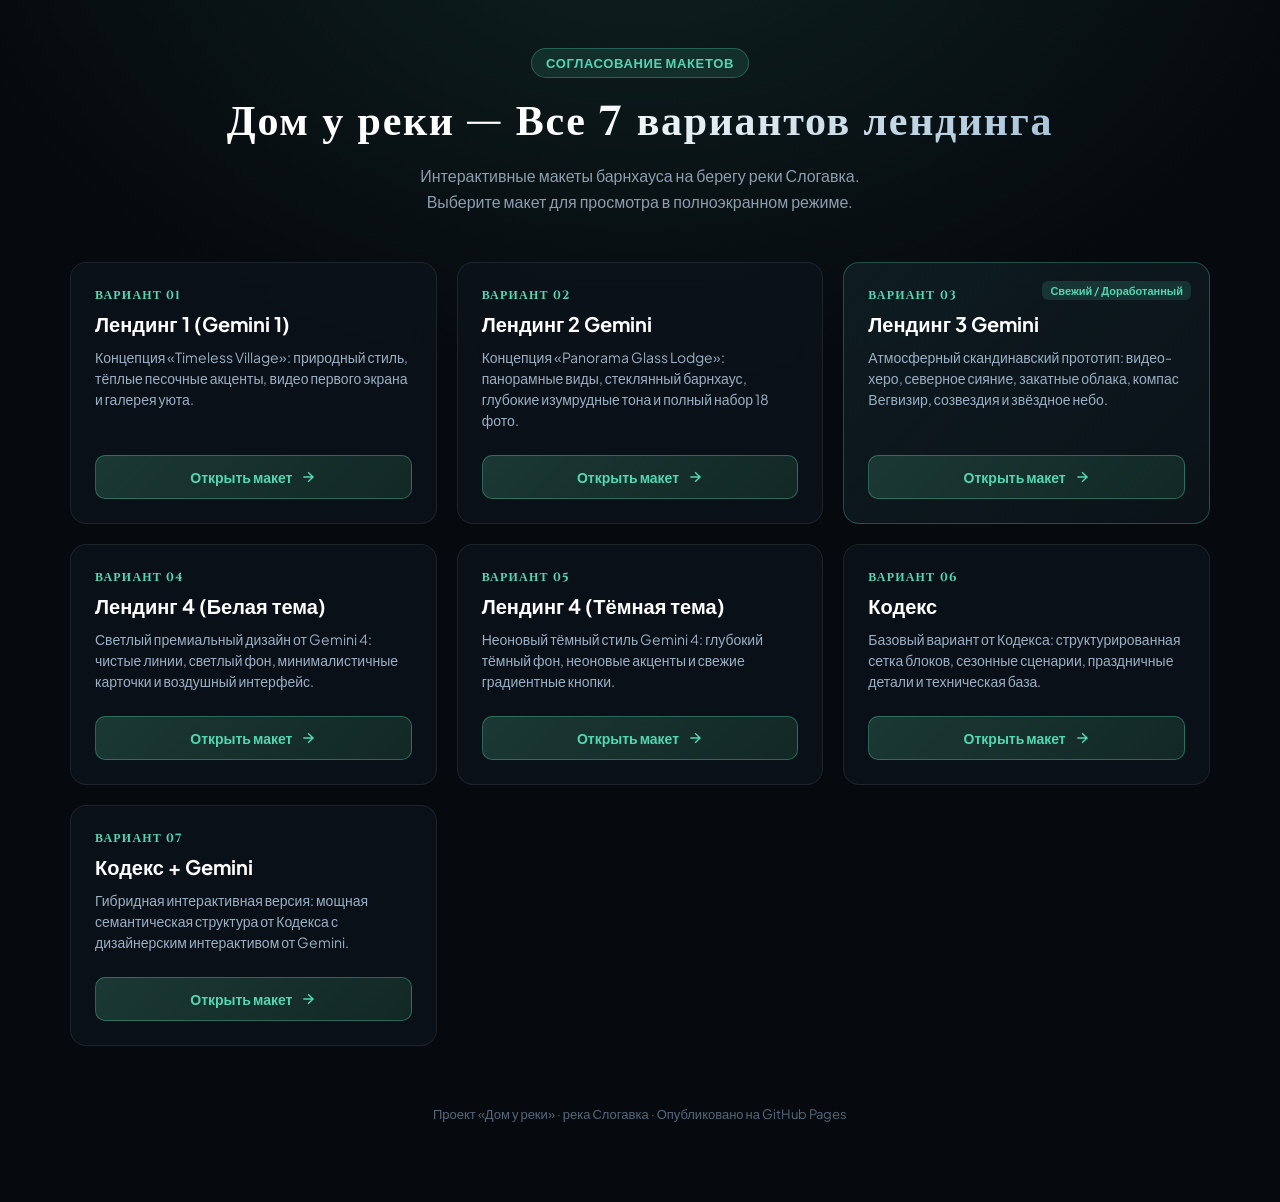
<file: index.html>
<!DOCTYPE html>
<html lang="ru">
<head>
  <meta charset="UTF-8">
  <meta name="viewport" content="width=device-width, initial-scale=1.0">
  <title>Дом у реки — Макеты лендингов для согласования</title>
  <link rel="preconnect" href="https://fonts.googleapis.com">
  <link rel="preconnect" href="https://fonts.gstatic.com" crossorigin>
  <link href="https://fonts.googleapis.com/css2?family=Cinzel:wght@500;700&family=Plus+Jakarta+Sans:wght@300;400;500;600;700&display=swap" rel="stylesheet">
  <style>
    * { box-sizing: border-box; margin: 0; padding: 0; }
    body {
      background: #06090e radial-gradient(ellipse 80% 60% at 50% -10%, rgba(30, 80, 70, 0.35), transparent 70%);
      color: #e5edf5;
      font-family: 'Plus Jakarta Sans', -apple-system, sans-serif;
      min-height: 100vh;
      padding: 48px 24px 80px;
      display: flex;
      flex-direction: column;
      align-items: center;
    }
    .header {
      max-width: 860px;
      text-align: center;
      margin-bottom: 48px;
    }
    .badge {
      display: inline-block;
      padding: 6px 14px;
      border-radius: 999px;
      background: rgba(84, 214, 178, 0.12);
      border: 1px solid rgba(84, 214, 178, 0.3);
      color: #54d6b2;
      font-size: 13px;
      font-weight: 600;
      letter-spacing: 0.05em;
      text-transform: uppercase;
      margin-bottom: 16px;
    }
    h1 {
      font-family: 'Cinzel', serif;
      font-size: clamp(28px, 4vw, 42px);
      font-weight: 700;
      letter-spacing: 0.04em;
      margin-bottom: 12px;
      background: linear-gradient(135deg, #ffffff 40%, #a5c2d8);
      -webkit-background-clip: text;
      -webkit-text-fill-color: transparent;
    }
    .subtitle {
      font-size: 16px;
      color: #8c9dae;
      line-height: 1.6;
    }
    .grid {
      display: grid;
      grid-template-columns: repeat(auto-fill, minmax(340px, 1fr));
      gap: 20px;
      max-width: 1140px;
      width: 100%;
    }
    .card {
      background: rgba(14, 20, 29, 0.7);
      border: 1px solid rgba(255, 255, 255, 0.08);
      border-radius: 16px;
      padding: 24px;
      display: flex;
      flex-direction: column;
      justify-content: space-between;
      backdrop-filter: blur(16px);
      transition: all 0.25s ease;
      position: relative;
      overflow: hidden;
    }
    .card:hover {
      transform: translateY(-4px);
      border-color: rgba(84, 214, 178, 0.4);
      box-shadow: 0 16px 40px rgba(0, 0, 0, 0.5), 0 0 24px rgba(84, 214, 178, 0.1);
    }
    .card-num {
      font-family: 'Cinzel', serif;
      font-size: 12px;
      font-weight: 700;
      color: #54d6b2;
      letter-spacing: 0.1em;
      text-transform: uppercase;
      margin-bottom: 8px;
    }
    .card-title {
      font-size: 20px;
      font-weight: 700;
      color: #ffffff;
      margin-bottom: 10px;
      line-height: 1.3;
    }
    .card-desc {
      font-size: 14px;
      color: #9ab0c4;
      line-height: 1.5;
      margin-bottom: 24px;
      flex-grow: 1;
    }
    .card-btn {
      display: inline-flex;
      align-items: center;
      justify-content: center;
      gap: 8px;
      padding: 12px 20px;
      border-radius: 10px;
      background: linear-gradient(135deg, #1b3834, #122825);
      border: 1px solid rgba(84, 214, 178, 0.35);
      color: #54d6b2;
      font-size: 14px;
      font-weight: 600;
      text-decoration: none;
      transition: all 0.2s ease;
    }
    .card-btn:hover {
      background: #54d6b2;
      color: #06110f;
      border-color: #54d6b2;
      box-shadow: 0 4px 16px rgba(84, 214, 178, 0.3);
    }
    .card-btn svg { width: 16px; height: 16px; fill: currentColor; }
    .featured {
      border-color: rgba(84, 214, 178, 0.3);
      background: linear-gradient(135deg, rgba(16, 32, 38, 0.8), rgba(12, 22, 28, 0.8));
    }
    .tag {
      position: absolute;
      top: 18px;
      right: 18px;
      font-size: 11px;
      padding: 3px 8px;
      border-radius: 6px;
      background: rgba(84, 214, 178, 0.15);
      color: #54d6b2;
      font-weight: 600;
    }
    footer {
      margin-top: 60px;
      font-size: 13px;
      color: #54687a;
      text-align: center;
    }
  </style>
</head>
<body>
  <div class="header">
    <div class="badge">Согласование макетов</div>
    <h1>Дом у реки — Все 7 вариантов лендинга</h1>
    <p class="subtitle">Интерактивные макеты барнхауса на берегу реки Слогавка.<br>Выберите макет для просмотра в полноэкранном режиме.</p>
  </div>

  <div class="grid">
    <!-- 1. Лендинг 1 -->
    <div class="card">
      <div class="card-num">Вариант 01</div>
      <h2 class="card-title">Лендинг 1 (Gemini 1)</h2>
      <p class="card-desc">Концепция «Timeless Village»: природный стиль, тёплые песочные акценты, видео первого экрана и галерея уюта.</p>
      <a href="landing-1.html" class="card-btn" target="_blank">
        Открыть макет
        <svg viewBox="0 0 24 24"><path d="M5 13h11.86l-5.43 5.43 1.42 1.42L21.14 12l-8.29-7.85-1.42 1.42L16.86 11H5v2z"/></svg>
      </a>
    </div>

    <!-- 2. Лендинг 2 -->
    <div class="card">
      <div class="card-num">Вариант 02</div>
      <h2 class="card-title">Лендинг 2 Gemini</h2>
      <p class="card-desc">Концепция «Panorama Glass Lodge»: панорамные виды, стеклянный барнхаус, глубокие изумрудные тона и полный набор 18 фото.</p>
      <a href="landing-2.html" class="card-btn" target="_blank">
        Открыть макет
        <svg viewBox="0 0 24 24"><path d="M5 13h11.86l-5.43 5.43 1.42 1.42L21.14 12l-8.29-7.85-1.42 1.42L16.86 11H5v2z"/></svg>
      </a>
    </div>

    <!-- 3. Лендинг 3 (Финальный с сиянием) -->
    <div class="card featured">
      <div class="tag">Свежий / Доработанный</div>
      <div class="card-num">Вариант 03</div>
      <h2 class="card-title">Лендинг 3 Gemini</h2>
      <p class="card-desc">Атмосферный скандинавский прототип: видео-херо, северное сияние, закатные облака, компас Вегвизир, созвездия и звёздное небо.</p>
      <a href="landing-3.html" class="card-btn" target="_blank">
        Открыть макет
        <svg viewBox="0 0 24 24"><path d="M5 13h11.86l-5.43 5.43 1.42 1.42L21.14 12l-8.29-7.85-1.42 1.42L16.86 11H5v2z"/></svg>
      </a>
    </div>

    <!-- 4. Лендинг 4 — белая тема -->
    <div class="card">
      <div class="card-num">Вариант 04</div>
      <h2 class="card-title">Лендинг 4 (Белая тема)</h2>
      <p class="card-desc">Светлый премиальный дизайн от Gemini 4: чистые линии, светлый фон, минималистичные карточки и воздушный интерфейс.</p>
      <a href="landing-4-light.html" class="card-btn" target="_blank">
        Открыть макет
        <svg viewBox="0 0 24 24"><path d="M5 13h11.86l-5.43 5.43 1.42 1.42L21.14 12l-8.29-7.85-1.42 1.42L16.86 11H5v2z"/></svg>
      </a>
    </div>

    <!-- 5. Лендинг 4 — тёмная тема -->
    <div class="card">
      <div class="card-num">Вариант 05</div>
      <h2 class="card-title">Лендинг 4 (Тёмная тема)</h2>
      <p class="card-desc">Неоновый тёмный стиль Gemini 4: глубокий тёмный фон, неоновые акценты и свежие градиентные кнопки.</p>
      <a href="landing-4-dark.html" class="card-btn" target="_blank">
        Открыть макет
        <svg viewBox="0 0 24 24"><path d="M5 13h11.86l-5.43 5.43 1.42 1.42L21.14 12l-8.29-7.85-1.42 1.42L16.86 11H5v2z"/></svg>
      </a>
    </div>

    <!-- 6. Кодекс 1 -->
    <div class="card">
      <div class="card-num">Вариант 06</div>
      <h2 class="card-title">Кодекс</h2>
      <p class="card-desc">Базовый вариант от Кодекса: структурированная сетка блоков, сезонные сценарии, праздничные детали и техническая база.</p>
      <a href="landing-codex.html" class="card-btn" target="_blank">
        Открыть макет
        <svg viewBox="0 0 24 24"><path d="M5 13h11.86l-5.43 5.43 1.42 1.42L21.14 12l-8.29-7.85-1.42 1.42L16.86 11H5v2z"/></svg>
      </a>
    </div>

    <!-- 7. Кодекс + Gemini -->
    <div class="card">
      <div class="card-num">Вариант 07</div>
      <h2 class="card-title">Кодекс + Gemini</h2>
      <p class="card-desc">Гибридная интерактивная версия: мощная семантическая структура от Кодекса с дизайнерским интерактивом от Gemini.</p>
      <a href="landing-codex-gemini.html" class="card-btn" target="_blank">
        Открыть макет
        <svg viewBox="0 0 24 24"><path d="M5 13h11.86l-5.43 5.43 1.42 1.42L21.14 12l-8.29-7.85-1.42 1.42L16.86 11H5v2z"/></svg>
      </a>
    </div>
  </div>

  <footer>
    <p>Проект «Дом у реки» · река Слогавка · Опубликовано на GitHub Pages</p>
  </footer>
</body>
</html>
</file>
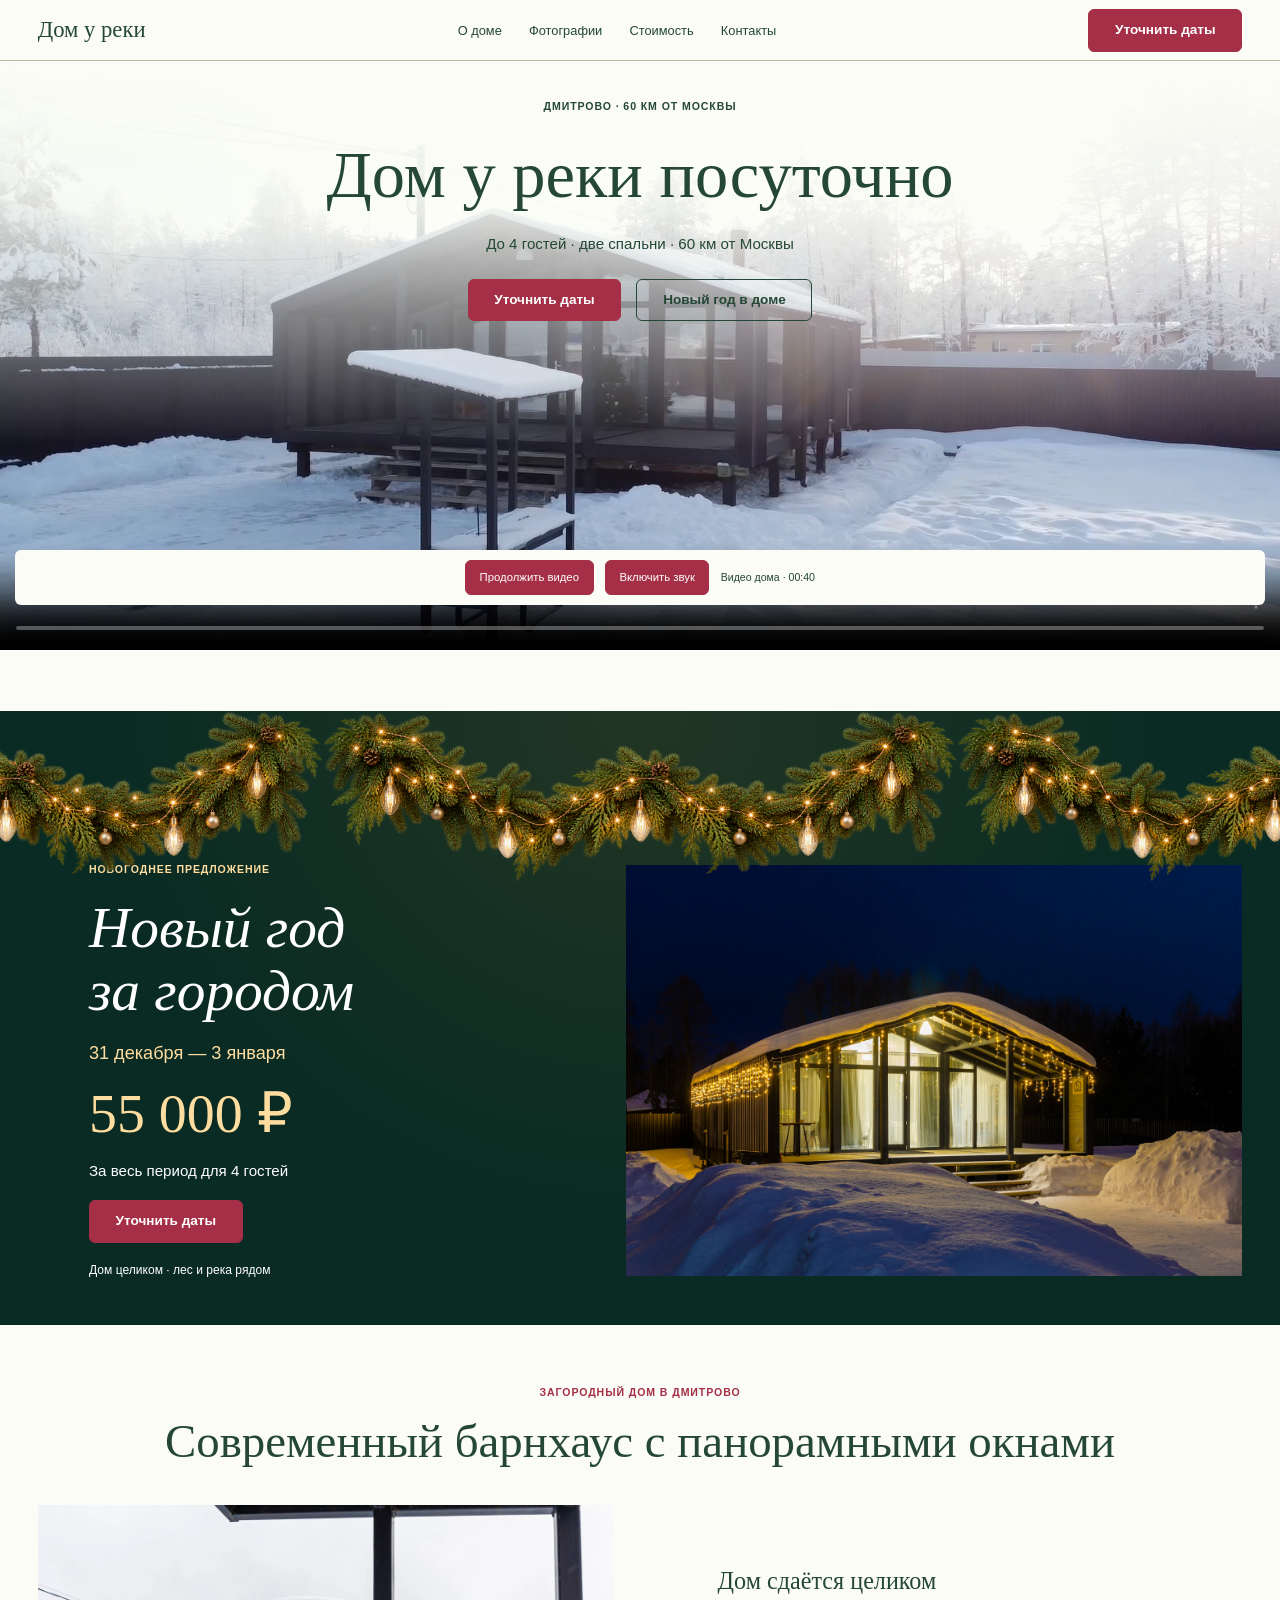
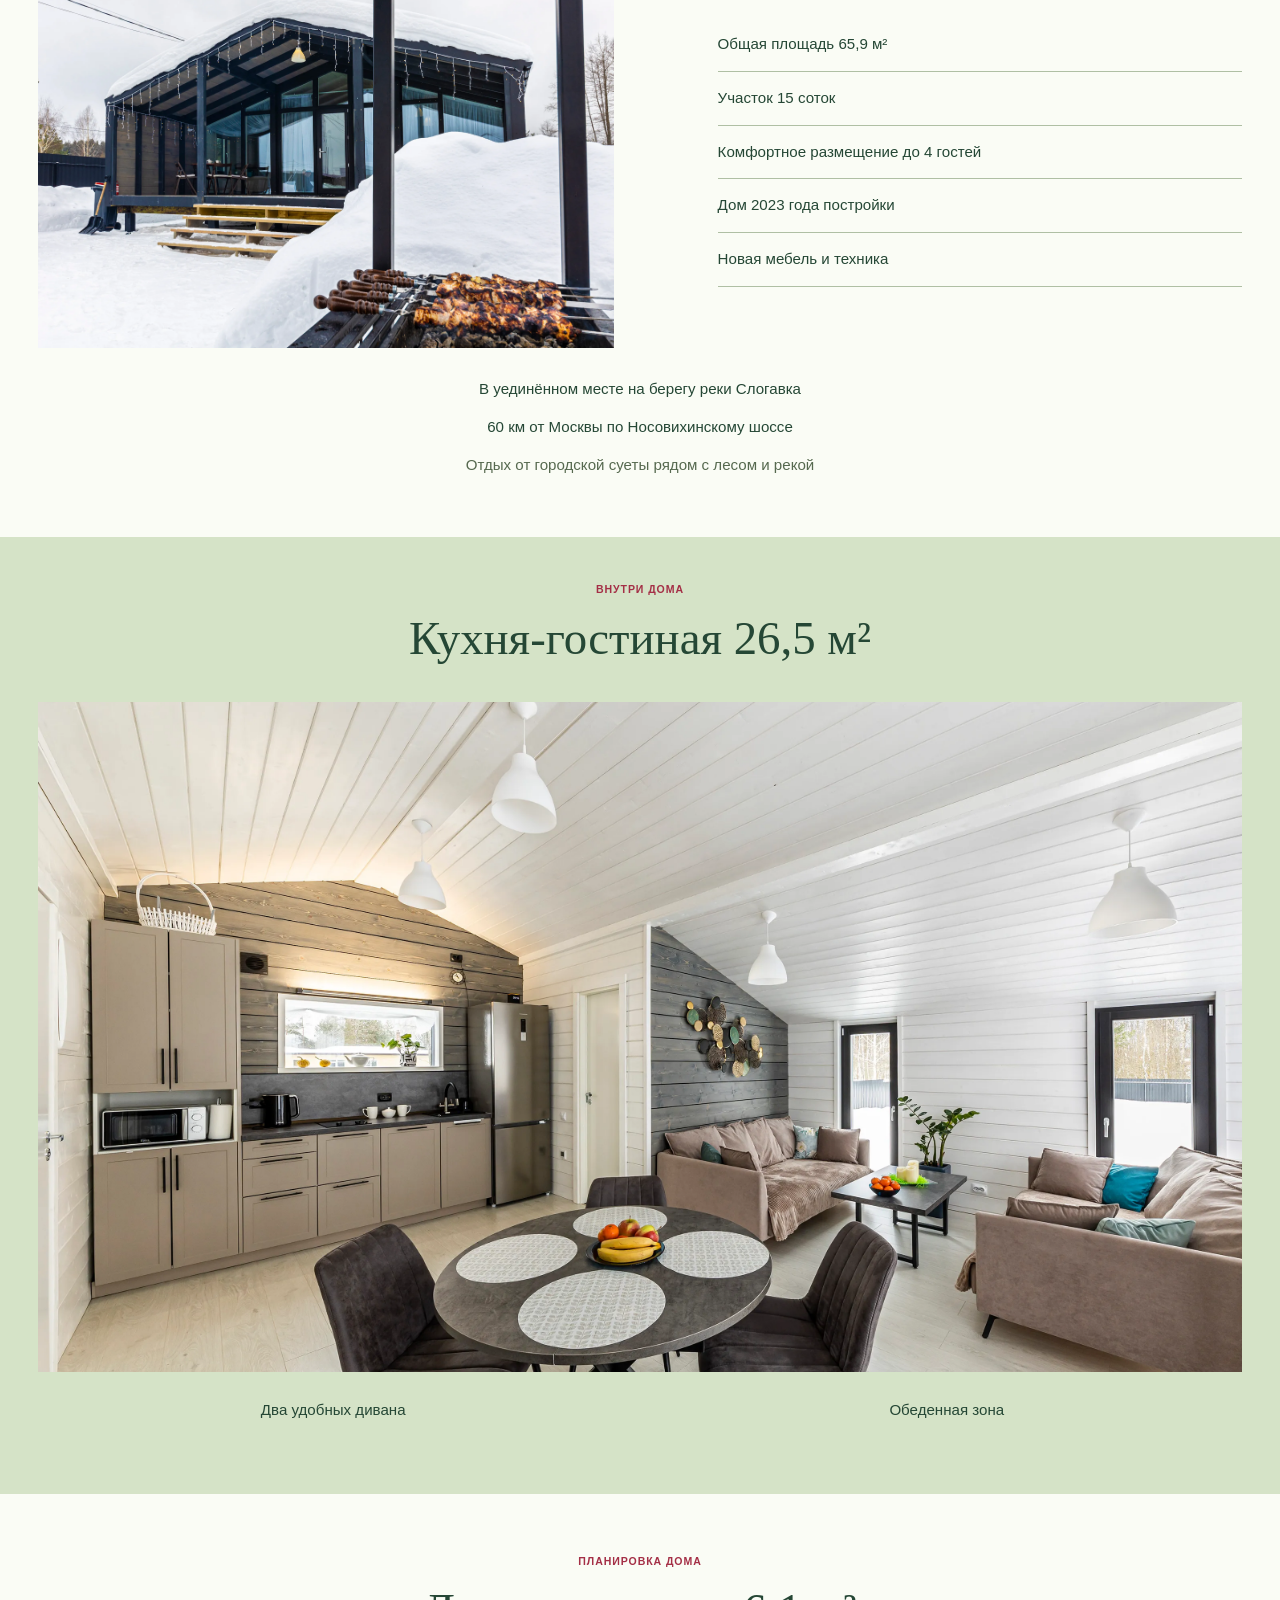
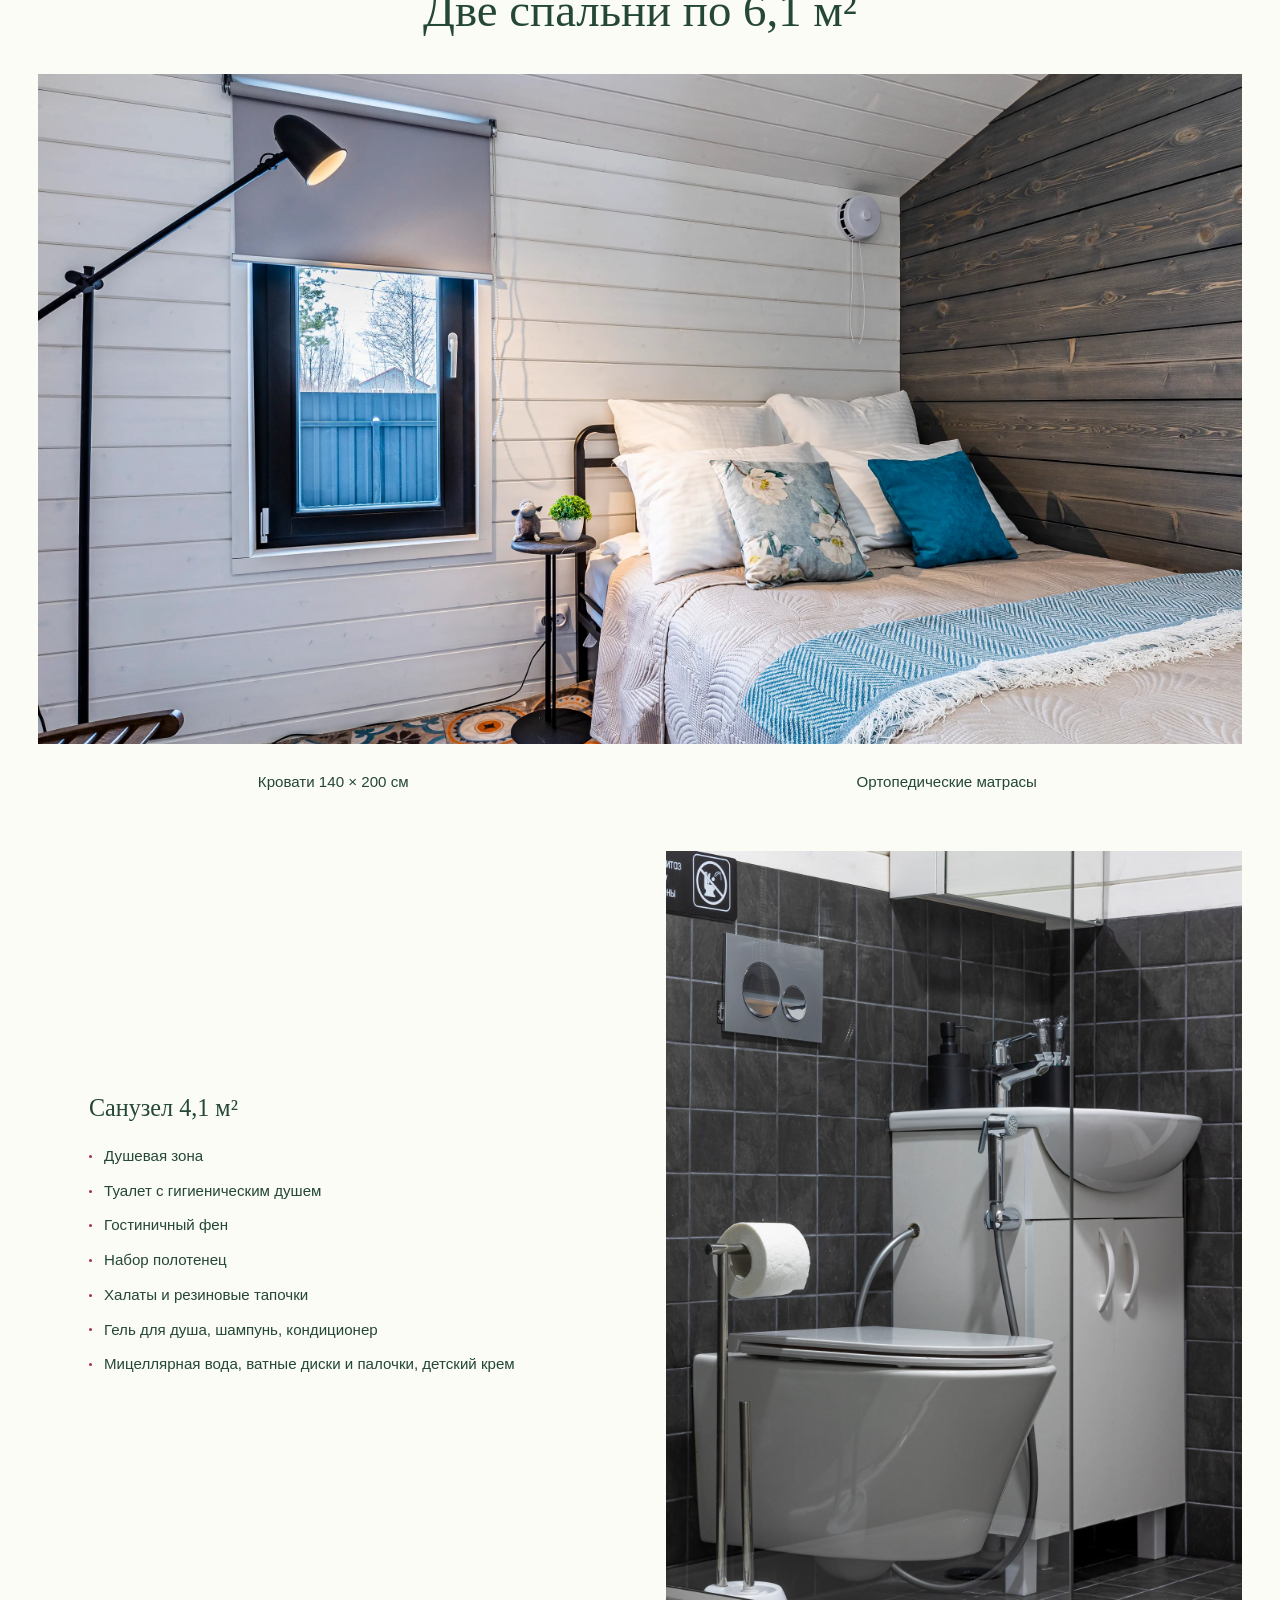
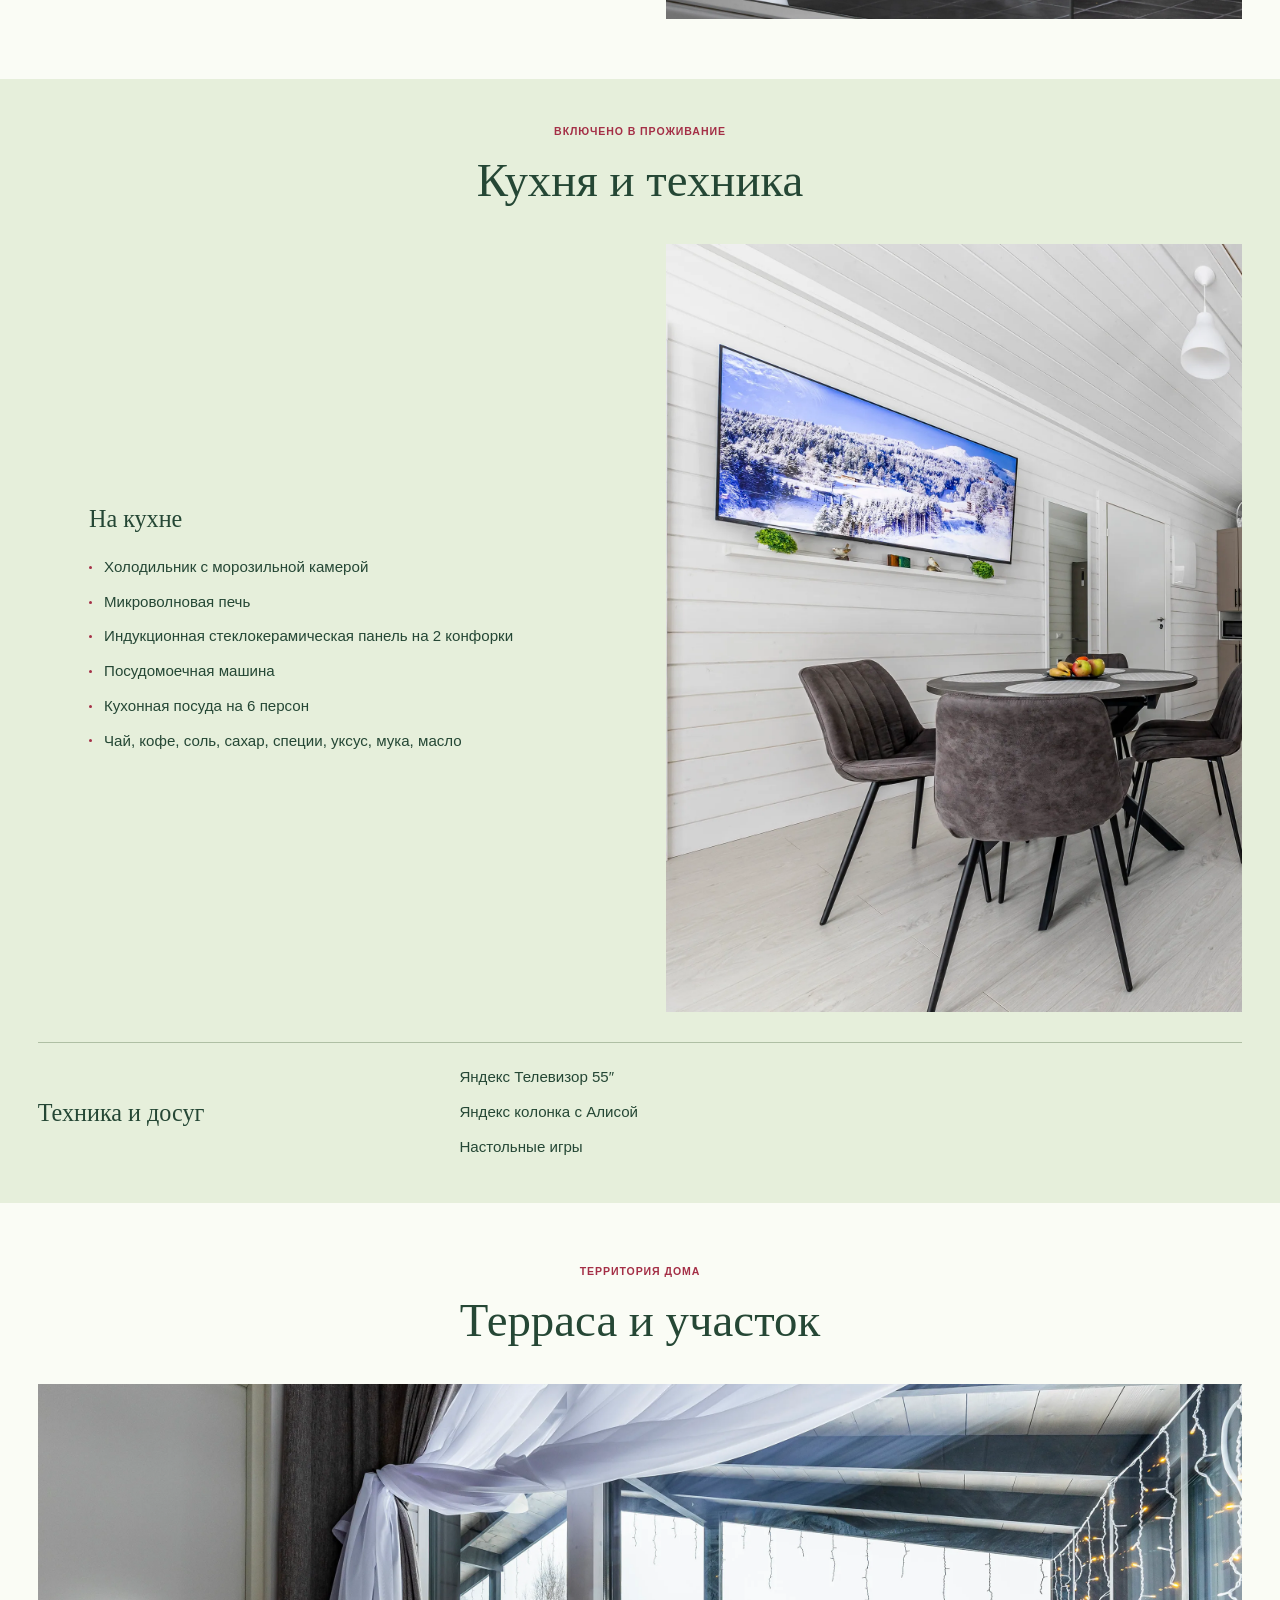
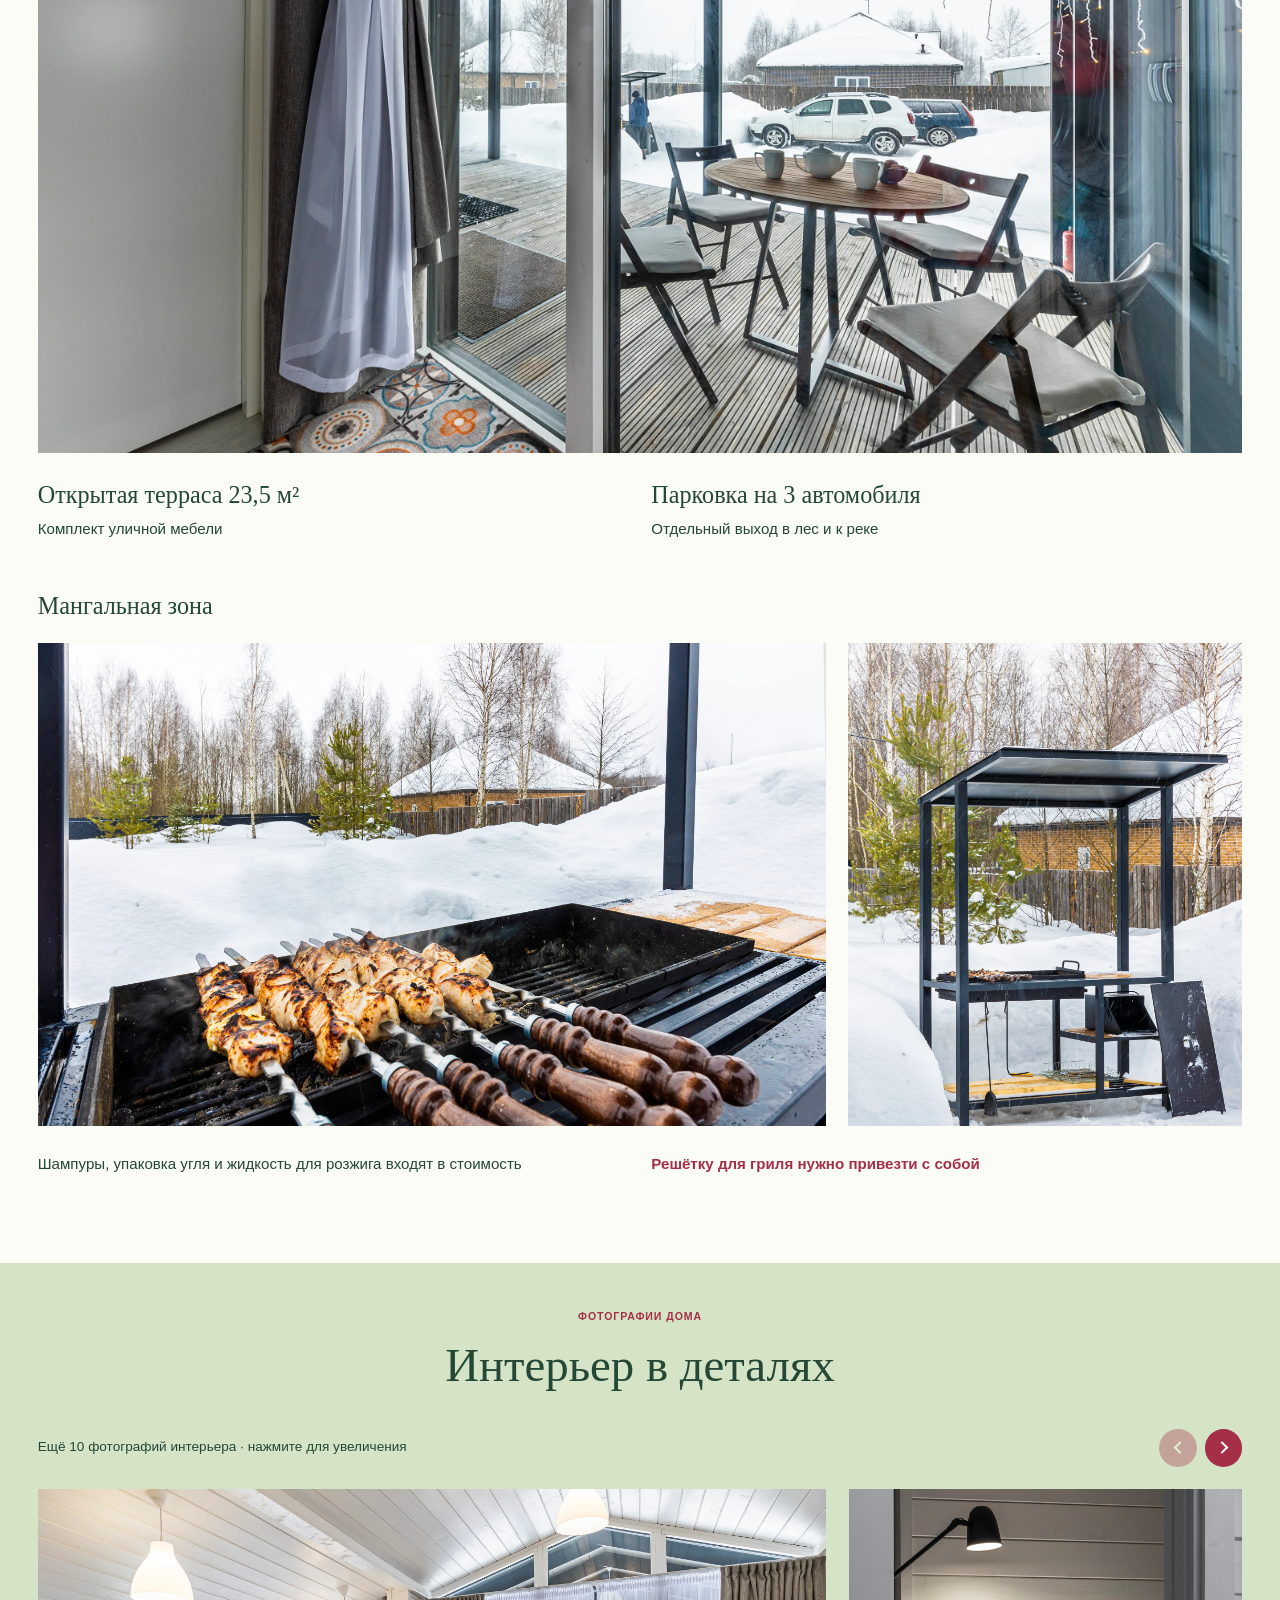
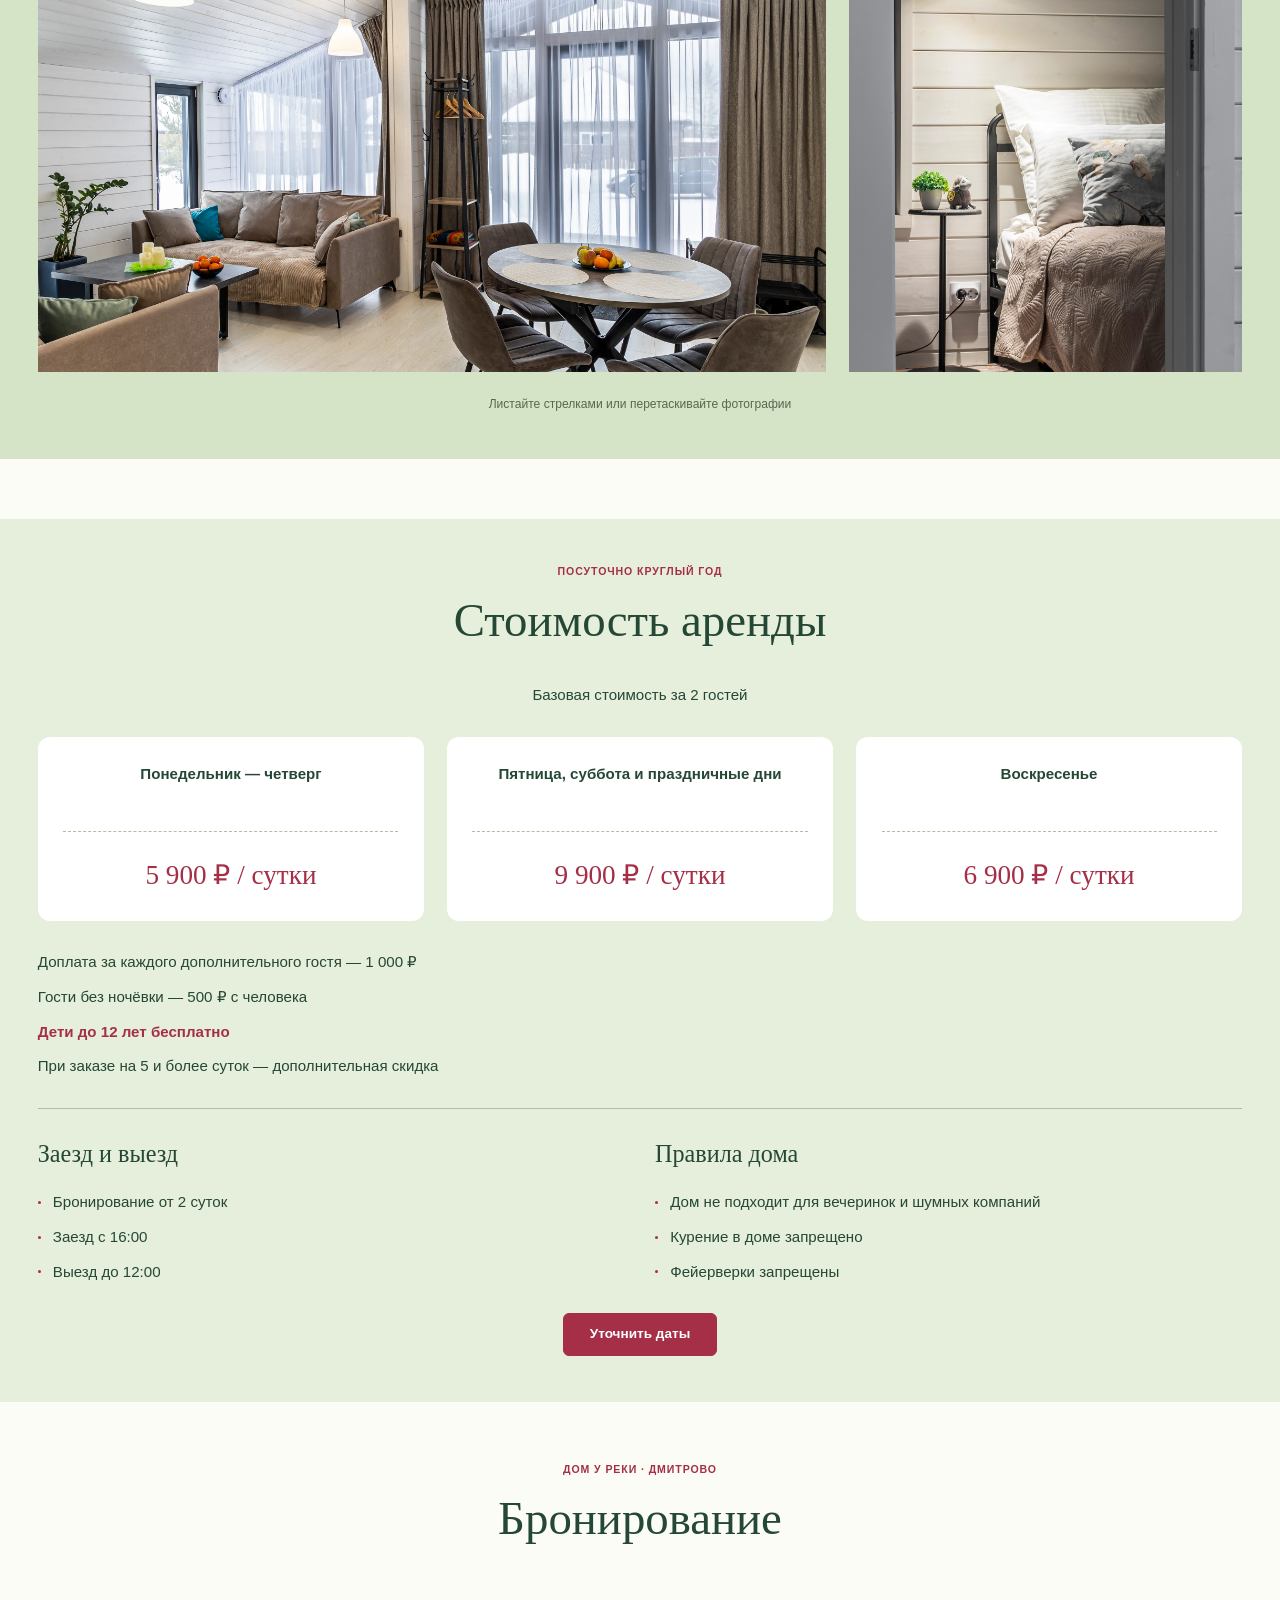
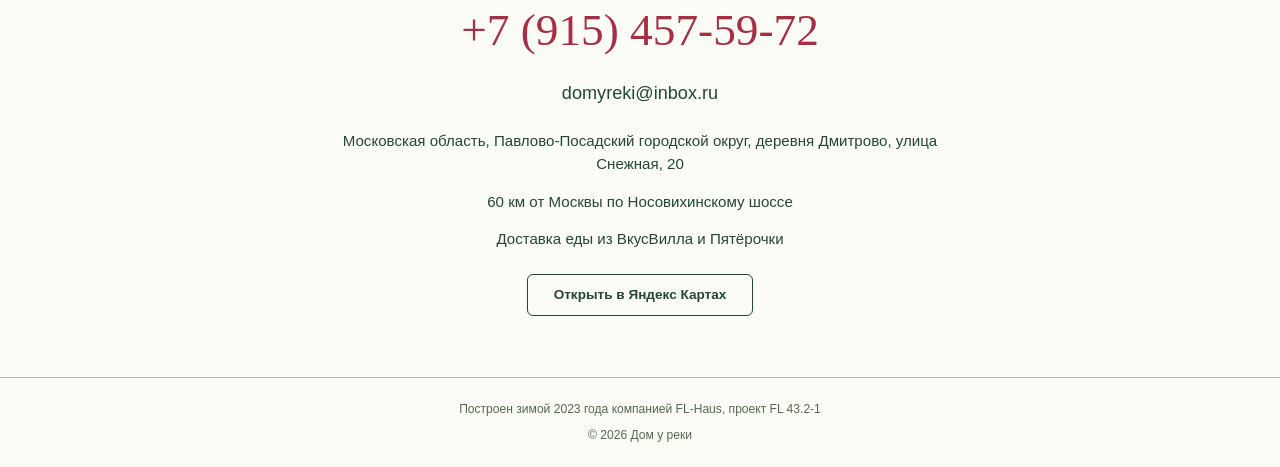
<file: landing-codex.html>
<!doctype html>
<html lang="ru">
<head>
 <meta charset="UTF-8">
 <meta name="viewport" content="width=device-width, initial-scale=1">
 <title>Дом у реки — аренда барнхауса посуточно в Дмитрово</title>
 <meta name="description" content="Загородный дом целиком на берегу Слогавки: две спальни, терраса, мангальная зона. До 4 гостей, 60 км от Москвы. Условия аренды и новогоднее предложение.">
 <meta name="robots" content="noindex, nofollow">
 <meta name="theme-color" content="#254735">
 <meta property="og:title" content="Дом у реки — отдых за городом">
 <meta property="og:description" content="Барнхаус с панорамными окнами в Дмитрово. Посуточно и на Новый год.">
 <meta property="og:site_name" content="Дом у реки">
 <meta property="og:locale" content="ru_RU">
 <meta property="og:type" content="website">
 <meta property="og:url" content="https://domyreki.ru/">
 <meta property="og:image" content="web/img/barnhaus-zimoj.webp">
 <meta property="og:image:width" content="3000">
 <meta property="og:image:height" content="2000">
 <link rel="stylesheet" href="web/main.css?v=6">
</head>
<body itemscope itemtype="https://schema.org/Organization">
 <link itemprop="url" href="https://domyreki.ru/">
 <header>
  <div class="max-width">
   <span class="brand" itemprop="name">Дом у реки</span>
   <!-- <a class="brand" href="index.html" title="Дом у реки">Дом у реки</a> -->
   <nav itemscope itemtype="https://schema.org/SiteNavigationElement" aria-label="Основное меню">
    <ul>
     <li><a itemprop="url" href="#idlink-house" title="О доме"><span itemprop="name">О доме</span></a></li>
     <li><a itemprop="url" href="#idlink-gallery" title="Фотографии"><span itemprop="name">Фотографии</span></a></li>
     <li><a itemprop="url" href="#idlink-rates" title="Стоимость"><span itemprop="name">Стоимость</span></a></li>
     <li><a itemprop="url" href="#idlink-contacts" title="Контакты"><span itemprop="name">Контакты</span></a></li>
    </ul>
   </nav>
   <a class="button" href="#idlink-contacts" title="Уточнить даты и стоимость аренды">Уточнить даты</a>
  </div>
 </header>
 <main>
  <section class="hero">
   <video data-video autoplay muted loop playsinline controls preload="metadata" poster="web/img/video-poster.webp" aria-label="Видеообзор дома и участка"><source src="hero-video.mp4" type="video/mp4">Ваш браузер не поддерживает видео</video>
   <div class="max-width">
    <p class="eyebrow">Дмитрово · 60 км от Москвы</p>
    <h1>Дом у реки посуточно</h1>
    <p>До 4 гостей · две спальни · 60 км от Москвы</p>
    <div class="actions"><a class="button" href="#idlink-contacts" title="Уточнить даты и стоимость аренды">Уточнить даты</a><a class="button outline" href="#idlink-new-year" title="Новогоднее предложение">Новый год в доме</a></div>
   </div>
   <div class="video-tools"><button type="button" data-video-toggle data-play="Продолжить видео" data-pause="Пауза">Пауза</button><button type="button" data-video-sound data-on="Выключить звук" data-off="Включить звук">Включить звук</button><span>Видео дома · 00:40</span></div>
  </section>

  <section id="idlink-new-year">
   <div class="max-width">
    <div class="invitation">
     <div>
      <p class="eyebrow">Новогоднее предложение</p>
      <h2>Новый год за городом</h2>
      <p class="dates" data-fact="ny_dates">31 декабря — 3 января</p>
      <p class="price" data-fact="ny_price">55 000 ₽</p>
      <p data-fact="ny_basis">За весь период для 4 гостей</p>
      <a class="button" href="#idlink-contacts" title="Уточнить даты и стоимость аренды">Уточнить даты</a>
      <p class="small">Дом целиком · лес и река рядом</p>
     </div>
     <a class="photo" href="web/img/dom-novyj-god.webp" title="Увеличить: дом зимой с вечерней подсветкой"><picture><!--
 <source srcset="web/img/dom-novyj-god.avif" type="image/avif">
 <source srcset="web/img/dom-novyj-god.webp" type="image/webp">
 --><img src="web/img/dom-novyj-god.webp" width="3000" height="2000" alt="Дом зимой с вечерней подсветкой" title="Дом зимой с вечерней подсветкой" loading="lazy" decoding="async"></picture></a>
    </div>
   </div>
  </section>

  <section id="idlink-house">
   <div class="max-width">
    <div class="section-head"><p class="eyebrow">Загородный дом в Дмитрово</p><p class="title">Современный барнхаус с панорамными окнами</p></div>
    <div class="spread">
     <a class="photo" href="web/img/barnhaus-zimoj.webp" title="Увеличить: барнхаус на участке зимой"><picture><!--
 <source srcset="web/img/barnhaus-zimoj.avif" type="image/avif">
 <source srcset="web/img/barnhaus-zimoj.webp" type="image/webp">
 --><img src="web/img/barnhaus-zimoj.webp" width="3000" height="2000" alt="Барнхаус на участке зимой" title="Барнхаус на участке зимой" loading="lazy" decoding="async"></picture></a>
     <div>
      <p class="subhead" data-fact="whole">Дом сдаётся целиком</p>
      <div class="facts"><p data-fact="area">Общая площадь 65,9 м²</p><p data-fact="land">Участок 15 соток</p><p data-fact="capacity">Комфортное размещение до 4 гостей</p><p data-fact="year">Дом 2023 года постройки</p><p data-fact="new">Новая мебель и техника</p></div>
     </div>
    </div>
    <div class="location"><p data-fact="location">В уединённом месте на берегу реки Слогавка</p><p data-fact="distance">60 км от Москвы по Носовихинскому шоссе</p><p data-fact="retreat">Отдых от городской суеты рядом с лесом и рекой</p></div>
   </div>
  </section>

  <section class="living">
   <div class="max-width">
    <div class="section-head"><p class="eyebrow">Внутри дома</p><p class="title">Кухня-гостиная 26,5 м²</p></div>
    <a class="photo" href="web/img/kuhnya-gostinaya.webp" title="Увеличить: кухня-гостиная с панорамными окнами"><picture><!--
 <source srcset="web/img/kuhnya-gostinaya.avif" type="image/avif">
 <source srcset="web/img/kuhnya-gostinaya.webp" type="image/webp">
 --><img src="web/img/kuhnya-gostinaya.webp" width="3000" height="2000" alt="Кухня-гостиная с панорамными окнами" title="Кухня-гостиная с панорамными окнами" loading="lazy" decoding="async"></picture></a>
    <div class="photo-notes"><p data-fact="sofas">Два удобных дивана</p><p data-fact="dining">Обеденная зона</p></div>
   </div>
  </section>

  <section class="rooms">
   <div class="max-width">
    <div class="section-head"><p class="eyebrow">Планировка дома</p><p class="title">Две спальни по 6,1 м²</p></div>
    <a class="photo" href="web/img/spalnya.webp" title="Увеличить: спальня с кроватью и ортопедическим матрасом"><picture><!--
 <source srcset="web/img/spalnya.avif" type="image/avif">
 <source srcset="web/img/spalnya.webp" type="image/webp">
 --><img src="web/img/spalnya.webp" width="3000" height="2000" alt="Спальня с кроватью и ортопедическим матрасом" title="Спальня с кроватью и ортопедическим матрасом" loading="lazy" decoding="async"></picture></a>
    <div class="photo-notes"><p data-fact="beds">Кровати 140 × 200 см</p><p data-fact="mattresses">Ортопедические матрасы</p></div>
    <div class="spread bathroom">
     <div><p class="subhead" data-fact="bath_area">Санузел 4,1 м²</p><ul><li data-fact="shower">Душевая зона</li><li data-fact="hygiene">Туалет с гигиеническим душем</li><li data-fact="dryer">Гостиничный фен</li><li data-fact="towels">Набор полотенец</li><li data-fact="robes">Халаты и резиновые тапочки</li><li data-fact="bath_products">Гель для душа, шампунь, кондиционер</li><li data-fact="care">Мицеллярная вода, ватные диски и палочки, детский крем</li></ul></div>
     <a class="photo" href="web/img/dushevaya.webp" title="Увеличить: санузел с душем"><picture><img src="web/img/dushevaya.webp" width="3000" height="4000" alt="Санузел с душем" title="Санузел с душем" loading="lazy" decoding="async"></picture></a>
    </div>
   </div>
  </section>

  <section class="equipment">
   <div class="max-width">
    <div class="section-head"><p class="eyebrow">Включено в проживание</p><p class="title">Кухня и техника</p></div>
    <div class="spread">
     <div><p class="subhead">На кухне</p><ul><li data-fact="fridge">Холодильник с морозильной камерой</li><li data-fact="microwave">Микроволновая печь</li><li data-fact="stove">Индукционная стеклокерамическая панель на 2 конфорки</li><li data-fact="dishwasher">Посудомоечная машина</li><li data-fact="dishes">Кухонная посуда на 6 персон</li><li data-fact="pantry">Чай, кофе, соль, сахар, специи, уксус, мука, масло</li></ul></div>
     <a class="photo" href="web/img/televizor-kuhnya.webp" title="Увеличить: телевизор и обеденная зона"><picture><!--
 <source srcset="web/img/televizor-kuhnya.avif" type="image/avif">
 <source srcset="web/img/televizor-kuhnya.webp" type="image/webp">
 --><img src="web/img/televizor-kuhnya.webp" width="3000" height="2000" alt="Телевизор и обеденная зона" title="Телевизор и обеденная зона" loading="lazy" decoding="async"></picture></a>
    </div>
    <div class="index-row"><p class="subhead">Техника и досуг</p><ul><li data-fact="tv">Яндекс Телевизор 55″</li><li data-fact="alice">Яндекс колонка с Алисой</li><li data-fact="games">Настольные игры</li></ul></div>
   </div>
  </section>

  <section class="outdoors">
   <div class="max-width">
    <div class="section-head"><p class="eyebrow">Территория дома</p><p class="title">Терраса и участок</p></div>
    <a class="photo" href="web/img/terrasa.webp" title="Увеличить: открытая терраса дома"><picture><!--
 <source srcset="web/img/terrasa.avif" type="image/avif">
 <source srcset="web/img/terrasa.webp" type="image/webp">
 --><img src="web/img/terrasa.webp" width="3000" height="2000" alt="Открытая терраса дома" title="Открытая терраса дома" loading="lazy" decoding="async"></picture></a>
    <div class="photo-notes"><div><p class="subhead" data-fact="terrace">Открытая терраса 23,5 м²</p><p data-fact="outdoor_furniture">Комплект уличной мебели</p></div><div><p class="subhead" data-fact="parking">Парковка на 3 автомобиля</p><p data-fact="exit">Отдельный выход в лес и к реке</p></div></div>
    <p class="subhead">Мангальная зона</p>
    <div class="photo-pair"><a class="photo" href="web/img/mangal.webp" title="Увеличить: мангальная зона на участке"><picture><img src="web/img/mangal.webp" width="3000" height="2000" alt="Мангальная зона на участке" title="Мангальная зона на участке" loading="lazy" decoding="async"></picture></a><a class="photo" href="web/img/mangalnaya-zona.webp" title="Увеличить: навес в мангальной зоне"><picture><img src="web/img/mangalnaya-zona.webp" width="3000" height="3999" alt="Навес в мангальной зоне" title="Навес в мангальной зоне" loading="lazy" decoding="async"></picture></a></div>
    <div class="photo-notes"><p data-fact="grill_included">Шампуры, упаковка угля и жидкость для розжига входят в стоимость</p><p class="accent" data-fact="grill_grate">Решётку для гриля нужно привезти с собой</p></div>
   </div>
  </section>

  <section id="idlink-gallery" data-carousel data-cards-desk="1" data-cards-tab="1" data-cards-mob="1" data-gap-desk="1.5" data-gap-tab="1.2" data-gap-mob="1">
   <div class="max-width">
    <div class="section-head"><p class="eyebrow">Фотографии дома</p><p class="title">Интерьер в деталях</p></div>
    <div class="top-t-n"><p class="category-t">Ещё 10 фотографий интерьера · нажмите для увеличения</p><div class="c-nav" aria-label="Листание фотографий"><button type="button" data-prev class="v-arrow prev" aria-label="Предыдущие фотографии" disabled></button><button type="button" data-next class="v-arrow next" aria-label="Следующие фотографии"></button></div></div>
    <div class="c-view"><div class="c-track"><div><div class="photo-pair"><a class="photo" href="web/img/panoramnye-okna.webp" title="Увеличить: панорамные окна гостиной"><picture><!--
 <source srcset="web/img/panoramnye-okna.avif" type="image/avif">
 <source srcset="web/img/panoramnye-okna.webp" type="image/webp">
 --><img src="web/img/panoramnye-okna.webp" width="3000" height="2000" alt="Панорамные окна гостиной" title="Панорамные окна гостиной" loading="lazy" decoding="async"></picture></a><a class="photo" href="web/img/svetilnik.webp" title="Увеличить: светильник у кровати"><picture><img src="web/img/svetilnik.webp" width="3000" height="4000" alt="Светильник у кровати" title="Светильник у кровати" loading="lazy" decoding="async"></picture></a></div></div>
<div><div class="photo-pair"><a class="photo" href="web/img/divany.webp" title="Увеличить: два дивана в гостиной"><picture><img src="web/img/divany.webp" width="3000" height="2000" alt="Два дивана в гостиной" title="Два дивана в гостиной" loading="lazy" decoding="async"></picture></a><a class="photo" href="web/img/rakovina.webp" title="Увеличить: раковина в санузле"><picture><img src="web/img/rakovina.webp" width="3000" height="2000" alt="Раковина в санузле" title="Раковина в санузле" loading="lazy" decoding="async"></picture></a></div></div>
<div><div class="photo-pair"><a class="photo" href="web/img/kuhnya-detali.webp" title="Увеличить: телевизор и кухонная зона"><picture><img src="web/img/kuhnya-detali.webp" width="3000" height="2000" alt="Телевизор и кухонная зона" title="Телевизор и кухонная зона" loading="lazy" decoding="async"></picture></a><a class="photo" href="web/img/kreslo-tekstil.webp" title="Увеличить: кресло и текстиль в спальне"><picture><img src="web/img/kreslo-tekstil-detail.webp" width="1300" height="1700" alt="Кресло и текстиль в спальне" title="Кресло и текстиль в спальне" loading="lazy" decoding="async"></picture></a></div></div>
<div><div class="photo-pair"><a class="photo" href="web/img/sanuzel.webp" title="Увеличить: санузел дома"><picture><img src="web/img/sanuzel.webp" width="3000" height="2000" alt="Санузел дома" title="Санузел дома" loading="lazy" decoding="async"></picture></a><a class="photo" href="web/img/tekstil.webp" title="Увеличить: текстиль и детали интерьера"><picture><img src="web/img/tekstil-detail.webp" width="1300" height="1350" alt="Текстиль и детали интерьера" title="Текстиль и детали интерьера" loading="lazy" decoding="async"></picture></a></div></div>
<div><div class="photo-pair"><a class="photo" href="web/img/obedennaya-zona.webp" title="Увеличить: обеденная зона в гостиной"><picture><img src="web/img/obedennaya-zona.webp" width="3000" height="2000" alt="Обеденная зона в гостиной" title="Обеденная зона в гостиной" loading="lazy" decoding="async"></picture></a><a class="photo" href="web/img/okno-spalni.webp" title="Увеличить: окно и свет в спальне"><picture><img src="web/img/okno-spalni-detail.webp" width="1050" height="1700" alt="Окно и свет в спальне" title="Окно и свет в спальне" loading="lazy" decoding="async"></picture></a></div></div></div></div>
    <p class="small">Листайте стрелками или перетаскивайте фотографии</p>
   </div>
  </section>

  <section id="idlink-rates">
   <div class="max-width">
    <div class="section-head"><p class="eyebrow">Посуточно круглый год</p><h2>Стоимость аренды</h2></div>
    <p class="intro" data-fact="base">Базовая стоимость за 2 гостей</p>
    <div class="rates"><div><p class="rate-day" data-fact="weekdays">Понедельник — четверг</p><p class="rate-price" data-fact="weekdays_price">5 900 ₽ / сутки</p></div><div><p class="rate-day" data-fact="weekends">Пятница, суббота и праздничные дни</p><p class="rate-price" data-fact="weekends_price">9 900 ₽ / сутки</p></div><div><p class="rate-day" data-fact="sunday">Воскресенье</p><p class="rate-price" data-fact="sunday_price">6 900 ₽ / сутки</p></div></div>
    <div class="conditions"><p data-fact="extra">Доплата за каждого дополнительного гостя — 1 000 ₽</p><p data-fact="day_guests">Гости без ночёвки — 500 ₽ с человека</p><p data-fact="children">Дети до 12 лет бесплатно</p><p data-fact="discount">При заказе на 5 и более суток — дополнительная скидка</p></div>
    <div class="rules"><div><p class="subhead">Заезд и выезд</p><ul><li data-fact="minimum">Бронирование от 2 суток</li><li data-fact="checkin">Заезд с 16:00</li><li data-fact="checkout">Выезд до 12:00</li></ul></div><div><p class="subhead">Правила дома</p><ul><li data-fact="quiet">Дом не подходит для вечеринок и шумных компаний</li><li data-fact="smoking">Курение в доме запрещено</li><li data-fact="fireworks">Фейерверки запрещены</li></ul></div></div>
    <div class="actions"><a class="button" href="#idlink-contacts" title="Уточнить даты и стоимость аренды">Уточнить даты</a></div>
   </div>
  </section>

  <section id="idlink-contacts">
   <div class="max-width">
    <div class="section-head"><p class="eyebrow">Дом у реки · Дмитрово</p><h2>Бронирование</h2></div>
    <a href="tel:+79154575972" itemprop="telephone" title="Позвонить для бронирования">+7 (915) 457-59-72</a>
    <a href="mailto:domyreki@inbox.ru" itemprop="email" title="Написать для бронирования">domyreki@inbox.ru</a>
    <p itemprop="address">Московская область, Павлово-Посадский городской округ, деревня Дмитрово, улица Снежная, 20</p>
    <p data-fact="distance">60 км от Москвы по Носовихинскому шоссе</p><p data-fact="delivery">Доставка еды из ВкусВилла и Пятёрочки</p>
    <a class="button outline" href="https://yandex.ru/maps/?ll=38.595583%2C55.735950&amp;mode=whatshere&amp;whatshere%5Bpoint%5D=38.595730%2C55.736006&amp;whatshere%5Bzoom%5D=17.657011&amp;z=17" title="Расположение дома в Яндекс Картах" target="_blank" rel="noopener">Открыть в Яндекс Картах</a>
   </div>
  </section>
 </main>
 <footer><div class="max-width"><p data-fact="builder">Построен зимой 2023 года компанией FL-Haus, проект FL 43.2-1</p><p data-fact="copyright">© 2026 Дом у реки</p></div></footer>
 <script src="web/main.js?v=2" defer></script>
 <!-- Счётчики: код из index-counter.html -->
</body>
</html>
</file>
<file: web/main.css>
:root {
 --snow:#fafcf5; --sage:#e6efdb; --green:#d5e3c7; --ink:#254735; --muted:#56694f;
 --line:#afbfa4; --berry:#a42f46; --white:#fff; --night:#092b23; --gold:#ffdda0;
 --deep:rgb(0 0 0 / 0.75); --clear:transparent;
 --hero-shade:linear-gradient(180deg,var(--snow),rgb(250 252 245 / 0.95) 12%,rgb(250 252 245 / 0.85) 25%,transparent 65%);
 --night-shade:radial-gradient(ellipse at top,rgb(136 94 38 / 0.2),transparent 60%);
 --shadow-button:0 8px 25px rgb(8 36 25 / 0.35);
 --shadow-viewer:0 12px 48px rgb(0 0 0 / 0.35);
 --radius-button:6px; --radius-viewer:12px;
 --motion:300ms; --carousel-move:350ms; --carousel-fade:300ms; --glow-time:5s;
 --color-lg-b:var(--berry); --color-f:var(--white);
}
@media (width > 993px) { html {font-size:clamp(11px,1.18vw,23px)} :root {--header-h:4rem;--photo-viewer-control:2.4rem;--photo-viewer-cross:1rem} }
@media (768px < width <= 993px) {html {font-size:clamp(12px,1.82vw,18px)}}
@media (width <= 768px) {html {font-size:clamp(12px,4.62vw,18px)}}
@media (width <= 993px) {:root {--header-h:4rem;--photo-viewer-control:2.4rem;--photo-viewer-cross:1rem}}
html,body {overflow-x:clip}
html {scroll-behavior:smooth}
*,::before,::after {outline:0;padding:0;margin:0;border:0;box-sizing:border-box}
:focus-visible {outline:2px solid var(--berry);outline-offset:2px}
body {background:var(--snow);color:var(--ink);font-family:Arial,sans-serif;font-size:1rem;line-height:1.5}
p {text-wrap:pretty}
h1,h2,.title,.subhead,.brand,.price,.rate-price {font-family:Georgia,'Times New Roman',serif;font-weight:400}
h1,h2,.title {line-height:1.1;text-wrap:balance}
a:where(:not(.link)) {text-decoration:none;color:inherit}
button {font:inherit;cursor:pointer}
picture,img {display:block}
img {width:100%;height:auto}
video {display:block;width:100%}
button:disabled {cursor:default}
.max-width {max-width:1280px;margin-inline:auto;padding-inline:clamp(1.5rem, 3.5vw, 2.5rem)}
.eyebrow {font-size:0.7rem;font-weight:700;letter-spacing:0.06rem;text-transform:uppercase}
.section-head {display:grid;gap:1rem;text-align:center;margin-bottom:2.5rem}
.section-head .eyebrow {color:var(--berry)}
.subhead {font-size:1.6rem;line-height:1.2}
.small {font-size:0.8rem}
.actions {display:flex;align-items:center;justify-content:center;flex-wrap:wrap;gap:1rem}
.button {display:inline-block;text-align:center;text-wrap:nowrap;line-height:2.7rem;padding-inline:1.7rem;border:1px solid;border-radius:var(--radius-button);font-size:0.9rem;font-weight:700;transition:box-shadow var(--motion),background-color var(--motion)}
.button:not(.outline) {background:var(--berry);border-color:var(--berry);color:var(--white)}
.button.outline {background:var(--clear);border-color:currentColor}
.button:hover,button:not(:disabled):hover {box-shadow:var(--shadow-button)}
header {position:sticky;top:0;z-index:10;background:var(--snow);border-bottom:1px solid var(--line)}
header > div {display:flex;align-items:center;justify-content:space-between;gap:1rem;min-height:var(--header-h)}
.brand {font-size:1.5rem;white-space:nowrap}
nav ul {list-style:none;display:flex;gap:1.8rem}
nav a {font-size:0.85rem;transition:color var(--motion)}
nav a:hover {color:var(--berry)}
.hero {position:relative;display:grid;align-items:start;isolation:isolate}
.hero::before {content:'';position:absolute;inset:0;background:var(--hero-shade);z-index:1;pointer-events:none}
.hero > video {position:absolute;inset:0;height:100%;object-fit:cover}
.hero > .max-width {position:relative;width:100%;z-index:2;display:grid;justify-items:center;gap:1.5rem;pointer-events:none;text-align:center;padding-top:2.5rem}
.hero a {pointer-events:auto}
.video-tools {position:absolute;inset-inline:0;bottom:3rem;z-index:2;display:flex;align-items:center;justify-content:center;flex-wrap:wrap;gap:0.75rem;width:calc(100% - 2rem);max-width:83rem;margin-inline:auto;padding:0.65rem;background:var(--snow);border-radius:var(--radius-button);color:var(--ink)}
.video-tools button {background:var(--berry);color:var(--white);border:1px solid var(--berry);border-radius:var(--radius-button);padding-inline:0.9rem;line-height:2.2rem;font-size:0.75rem}
.video-tools span {font-size:0.7rem}
#idlink-new-year {position:relative;background-color:var(--night);background-image:var(--night-shade);color:var(--white);isolation:isolate}
#idlink-new-year::before {content:'';position:absolute;inset-inline:0;top:0;height:13rem;background:url('img/christmas-garland.webp') center top/auto 14rem repeat-x;z-index:2;pointer-events:none;animation:garland-glow var(--glow-time) ease-in-out infinite alternate}
@keyframes garland-glow {from {filter:brightness(0.9)} to {filter:brightness(1.15)}}
.invitation {display:grid;align-items:center;gap:2rem;padding-bottom:3rem}
.invitation > div {display:grid;gap:1.2rem}
.invitation .eyebrow,.invitation .dates,.invitation .price {color:var(--gold)}
.invitation h2 {font-style:italic}
.invitation .price {font-size:3.7rem;line-height:1;text-wrap:nowrap}
.invitation .dates {font-size:1.2rem}
.invitation .photo img {aspect-ratio:3/2}
.photo {display:block;overflow:hidden;min-width:0}
.photo picture {height:100%}
.photo img {object-fit:cover;height:100%;transition:transform var(--motion),filter var(--motion)}
.photo:focus-visible img {transform:scale(1.05)}
.spread {display:grid;align-items:center}
.spread > div {display:grid;gap:1.5rem}
.facts {display:grid}
.facts p {padding-block:1rem;border-bottom:1px solid var(--line)}
.location {display:grid;gap:1rem;text-align:center;margin-top:2rem}
.location p:last-child {color:var(--muted)}
.living {background:var(--green)}
.living > div,.equipment > div,#idlink-gallery > div,#idlink-rates > div {padding-block:3rem}
.living > div > .photo img,.rooms > div > .photo img,.outdoors > div > .photo img {aspect-ratio:1.8}
.photo-notes {display:grid;padding-block:1.8rem}
.photo-notes > div {display:grid;gap:0.6rem}
.living .photo-notes,.rooms .photo-notes {text-align:center}
.bathroom {margin-top:2rem}
.bathroom .photo img,.equipment .spread .photo img {aspect-ratio:3/4}
.equipment .spread .photo img {object-position:left center}
ul {list-style-position:inside}
.spread ul,.rules ul {display:grid;gap:0.8rem;list-style:none}
.spread li,.rules li {position:relative;padding-left:1rem}
.spread li::before,.rules li::before {content:'';position:absolute;left:0;top:0.65rem;width:0.2rem;height:0.2rem;border-radius:50%;background:var(--berry)}
.equipment,#idlink-rates {background:var(--sage)}
.index-row {display:grid;align-items:center;gap:2rem;margin-top:2rem;padding-top:1.5rem;border-top:1px solid var(--line)}
.index-row ul {display:grid;gap:0.8rem;list-style:none}
.outdoors > div > .subhead {margin-top:1.5rem;margin-bottom:1.5rem}
.photo-pair {display:grid;width:100%}
.photo-pair > :only-child {grid-column:1/-1}
.photo-pair .photo img {aspect-ratio:auto}
.accent {color:var(--berry);font-weight:700}
#idlink-gallery {background:var(--green)}
#idlink-gallery:not(:has(.photo)) {display:none}
#idlink-gallery .small {text-align:center;margin-top:1.5rem;color:var(--muted)}
.top-t-n {display:flex;justify-content:space-between;align-items:center;gap:1.5rem;margin-bottom:1.5rem}
.category-t {font-size:0.9rem}
.c-nav {display:flex;justify-content:flex-end;gap:0.5rem}
.c-nav button {display:grid;place-items:center;width:2.5rem;height:2.5rem;flex-shrink:0;border-radius:50%;background:var(--color-lg-b);transition:box-shadow var(--motion)}
.c-nav button:disabled {opacity:0.35}
.c-track {align-items:stretch;gap:var(--gap);will-change:transform;transform:translate3d(var(--carousel-offset,0px),0,0)}
.c-track.moving {transition:transform var(--carousel-move) ease}
.c-track.moving > div {transition:opacity var(--carousel-fade) ease}
.c-track > div {flex:0 0 var(--slide-width,auto);width:var(--slide-width,auto);min-width:0;display:flex;height:auto;transform:translateZ(0);container-type:inline-size}
.c-track > div.off {opacity:0;pointer-events:none}
[data-carousel]:not(.static) .c-view {touch-action:pan-y;cursor:grab}
[data-carousel]:not(.static) .c-view.drag {cursor:grabbing}
[data-carousel]:not(.static) .c-track {display:flex}
[data-carousel].static .c-track {display:grid}
[data-carousel].full .c-view {margin-left:calc(-1 * var(--view-inset));padding-left:var(--view-inset);width:var(--view-width)}
.c-view {overflow-x:clip;min-width:0}
.v-arrow::after {content:'';display:block;width:0.6rem;height:0.6rem;border-top:2px solid var(--color-f);border-right:2px solid var(--color-f)}
.v-arrow.prev::after {transform:translateX(0.1rem) rotate(-135deg)}
.v-arrow.next::after {transform:translateX(-0.1rem) rotate(45deg)}
.intro {text-align:center;margin-bottom:2rem}
.rates {display:grid;gap:1.5rem}
.rates > div {position:relative;background:var(--white);border-radius:var(--radius-viewer);padding:1.7rem;display:grid;gap:1.5rem;text-align:center}
.rate-day {font-weight:700}
.rate-price {border-top:1px dashed var(--line);padding-top:1.5rem;font-size:1.8rem;color:var(--berry);white-space:nowrap}
.conditions {display:grid;gap:0.8rem;padding-block:2rem}
.conditions [data-fact="children"] {font-weight:700;color:var(--berry)}
.rules {display:grid;gap:2rem;padding-block:2rem;border-top:1px solid var(--line)}
.rules > div {display:grid;gap:1.5rem;align-content:start}
#idlink-contacts > div {display:grid;justify-items:center;gap:1rem;text-align:center}
#idlink-contacts a[href^="tel"] {font-family:Georgia,serif;color:var(--berry);white-space:nowrap}
#idlink-contacts a[href^="mailto"] {font-size:1.2rem}
#idlink-contacts p[itemprop="address"] {max-width:44rem;margin-top:0.5rem}
#idlink-contacts .button {margin-top:0.5rem}
footer > div {display:grid;gap:0.5rem;border-top:1px solid var(--line);padding-block:1.5rem;text-align:center;color:var(--muted);font-size:0.8rem}
.photo-viewer {position:fixed;inset:0;margin:auto;max-height:calc(100% - 2rem);overflow:auto;color:var(--white);background:var(--night);box-shadow:var(--shadow-viewer);border-radius:var(--radius-viewer)}
.photo-viewer::backdrop {background:var(--deep)}
.photo-viewer .stage,.photo-viewer .thumbs:not([hidden]) {display:flex;align-items:center}
.photo-viewer .stage {justify-content:center;touch-action:pan-y}
.photo-viewer .stage > picture {flex:1;min-width:0;height:100%}
.photo-viewer img {display:block;width:100%;height:100%}
.photo-viewer .stage img {object-fit:contain}
.photo-viewer .thumbs {width:fit-content;max-width:100%;margin-inline:auto}
.photo-viewer .thumbs .view {min-width:0;overflow-x:auto;scrollbar-width:none}
.photo-viewer .track {display:flex}
.photo-viewer .track button {flex-shrink:0;border:1px solid var(--clear);cursor:pointer;transition:opacity var(--motion),border-color var(--motion)}
.photo-viewer .track button:not([aria-pressed="true"]) {opacity:0.5}
.photo-viewer .track button[aria-pressed="true"] {border-color:var(--gold)}
.photo-viewer .track img {object-fit:cover}
.photo-viewer .close,.photo-viewer .v-arrow {width:var(--photo-viewer-control);height:var(--photo-viewer-control);flex-shrink:0;color:inherit;background:var(--clear)}
.close {position:absolute}
.close::before,.close::after {content:'';position:absolute;top:50%;left:50%;width:var(--photo-viewer-cross);height:2px;background:currentColor}
.close::before {transform:translate(-50%,-50%) rotate(45deg)}
.close::after {transform:translate(-50%,-50%) rotate(-45deg)}
.photo-viewer .thumbs > .v-arrow {display:grid;place-items:center}
.menu-toggle {position:relative;flex-shrink:0;width:2.4rem;height:2.4rem;background-color:var(--clear);background-position:center;background-size:1.6rem 2px;background-repeat:no-repeat}
.menu-toggle:not(.open) {background-image:linear-gradient(var(--ink),var(--ink))}
.menu-toggle::before,.menu-toggle::after {content:'';position:absolute;inset-inline:0.4rem;height:2px;background:var(--ink);transition:transform var(--motion)}
.menu-toggle:not(.open)::before {top:0.8rem}
.menu-toggle:not(.open)::after {bottom:0.8rem}
.menu-toggle.open::before,.menu-toggle.open::after {top:50%}
.menu-toggle.open::before {transform:rotate(45deg)}
.menu-toggle.open::after {transform:rotate(-45deg)}
@media (hover:hover) {.photo:hover img {transform:scale(1.05);filter:brightness(1.05)}}
@media (width > 993px) {
 #idlink-new-year,#idlink-house,.living,.rooms,.equipment,.outdoors,#idlink-gallery,#idlink-rates,#idlink-contacts,footer {margin-top:4rem}
 [id^="idlink"] {scroll-margin-top:calc(4rem + var(--header-h))}
 h1 {font-size:4.4rem}
 .hero {min-height:39rem}
 .invitation {grid-template-columns:minmax(0,1fr) minmax(0,1.15fr);gap:3.5rem;padding-top:10rem}
 .invitation > div {justify-items:start;padding-left:clamp(2rem,4vw,3.5rem)}
 .invitation h2 {font-size:3.8rem}
 .spread {grid-template-columns:minmax(0,1fr) minmax(0,1fr);gap:3.5rem}
 .spread > div {padding-left:clamp(2rem,4vw,3.5rem)}
 #idlink-house .spread > .photo img {aspect-ratio:1.3}
 .index-row {grid-template-columns:minmax(0,1fr) minmax(0,2fr)}
 .photo-pair {height:32rem}
 #idlink-contacts a[href^="tel"] {font-size:3rem}
 .photo-viewer {width:calc(100% - 12rem);max-width:84rem;padding:3rem 3rem 2rem}
 .photo-viewer .close {top:1rem;right:2rem}
 .photo-viewer .stage {gap:1.2rem;height:min(38rem,max(8rem,100dvh - 16rem))}
 .photo-viewer .stage > .v-arrow:not([hidden]) {display:grid;place-items:center}
 .photo-viewer .thumbs {margin-top:1.5rem;gap:0.75rem}
 .photo-viewer .track {gap:1rem}
 .photo-viewer .track button {width:4rem;height:4rem}
}
@media (width <= 993px) {
 .hero {min-height:36rem}
 #idlink-new-year,#idlink-house,.living,.rooms,.equipment,.outdoors,#idlink-gallery,#idlink-rates,#idlink-contacts,footer {margin-top:2.5rem}
 [id^="idlink"] {scroll-margin-top:calc(2.5rem + var(--header-h))}
 header > div {flex-wrap:wrap}
 header > div > .button {display:none}
 .menu-toggle {margin-inline-start:auto}
 nav {position:absolute;inset-inline:0;top:100%;background:var(--snow);border-bottom:1px solid var(--line);padding:1.5rem}
 nav:not(.open) {display:none}
 nav ul {flex-direction:column;gap:1rem}
 nav a {font-size:1.1rem}
 .invitation {grid-template-columns:minmax(0,1fr);padding-top:9rem}
 .invitation > .photo {order:-1}
 .invitation > div {justify-items:center;text-align:center}
 .invitation h2 {font-size:2.8rem}
 .spread {gap:2rem}
 .bathroom .photo {max-width:26rem}
 .photo-viewer {width:calc(100% - 1rem);padding:3.5rem 0.5rem 1rem}
 .photo-viewer .close {top:0.5rem;right:0.5rem}
 .photo-viewer .stage > .v-arrow {display:none}
 .photo-viewer .thumbs {margin-top:1rem;gap:0.5rem}
 .photo-viewer .track {gap:0.5rem}
 .photo-viewer .track button {width:3rem;height:3rem}
}
@media (768px < width <= 993px) {
 h1 {font-size:4rem}
 .spread {grid-template-columns:repeat(2,minmax(0,1fr))}
 .photo-pair {height:24rem}
 .photo-viewer .stage {height:min(28rem,max(8rem,100dvh - 14rem))}
 #idlink-contacts a[href^="tel"] {font-size:2.8rem}
}
@media (width <= 768px) {
 h1 {font-size:2.5rem}
 .title,.section-head h2 {font-size:2rem}
 .hero > .max-width {padding-bottom:3rem}
 .video-tools span {display:none}
 .photo-notes {gap:0.7rem}
 .photo-pair {height:17rem;gap:0.65rem;grid-template-columns:repeat(2,minmax(0,1fr))}
 #idlink-contacts a[href^="tel"] {font-size:1.65rem}
 .photo-viewer .stage {height:min(24rem,max(8rem,100dvh - 14rem))}
}
@media (width > 768px) {
 .title,.section-head h2 {font-size:3.1rem}
 .max-width {padding-inline:clamp(1.5rem, 3.5vw, 2.5rem)}
 .photo-notes {gap:1.5rem}
 .photo-pair {grid-template-columns:minmax(0,2fr) minmax(0,1fr);gap:1.5rem}
 .rate-day {min-height:3rem}
 .photo-notes,.rules {grid-template-columns:repeat(2,minmax(0,1fr))}
 .rates {grid-template-columns:repeat(3,minmax(0,1fr))}
}
@media (width <= 768px) {.max-width {padding-inline:5px}}
@media (prefers-reduced-motion:reduce) {
 html {scroll-behavior:auto}
 #idlink-new-year::before {animation:none}
 .photo img,.button,.c-track.moving {transition:none}
}
</file>
